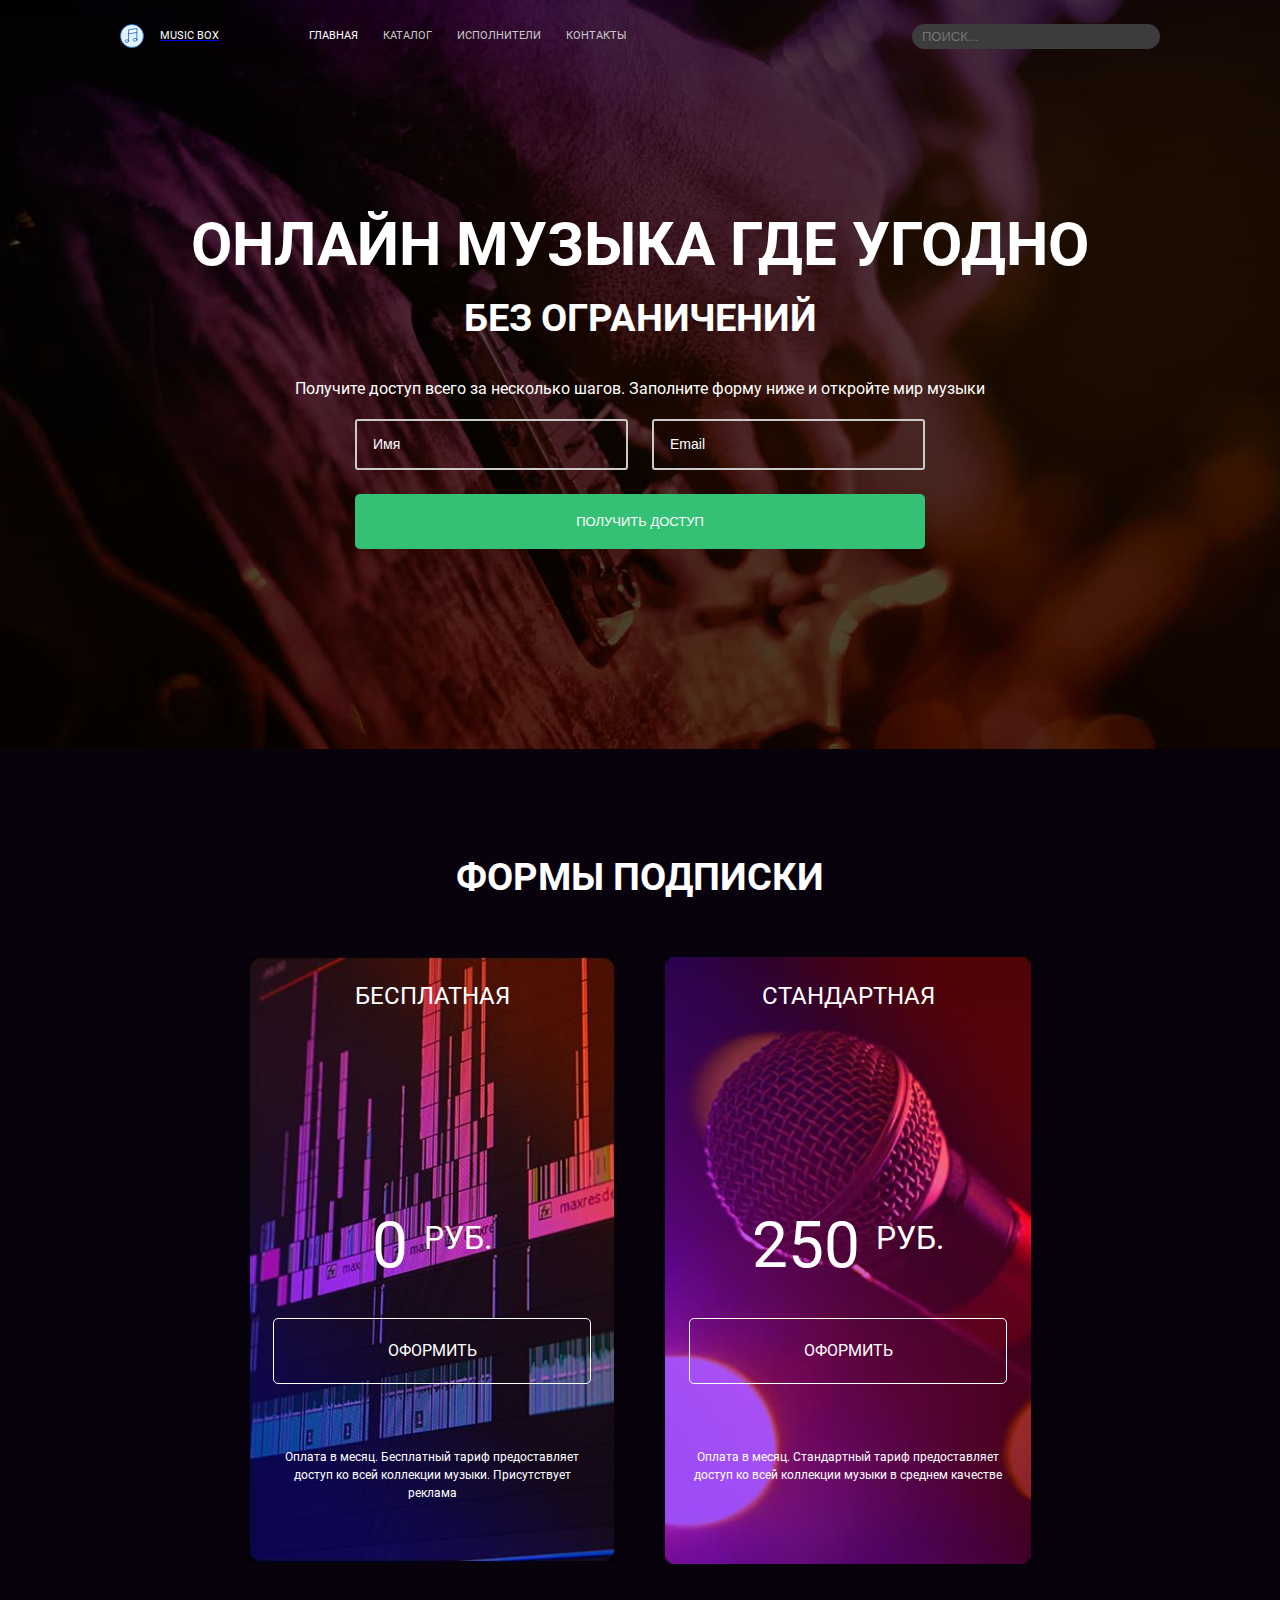
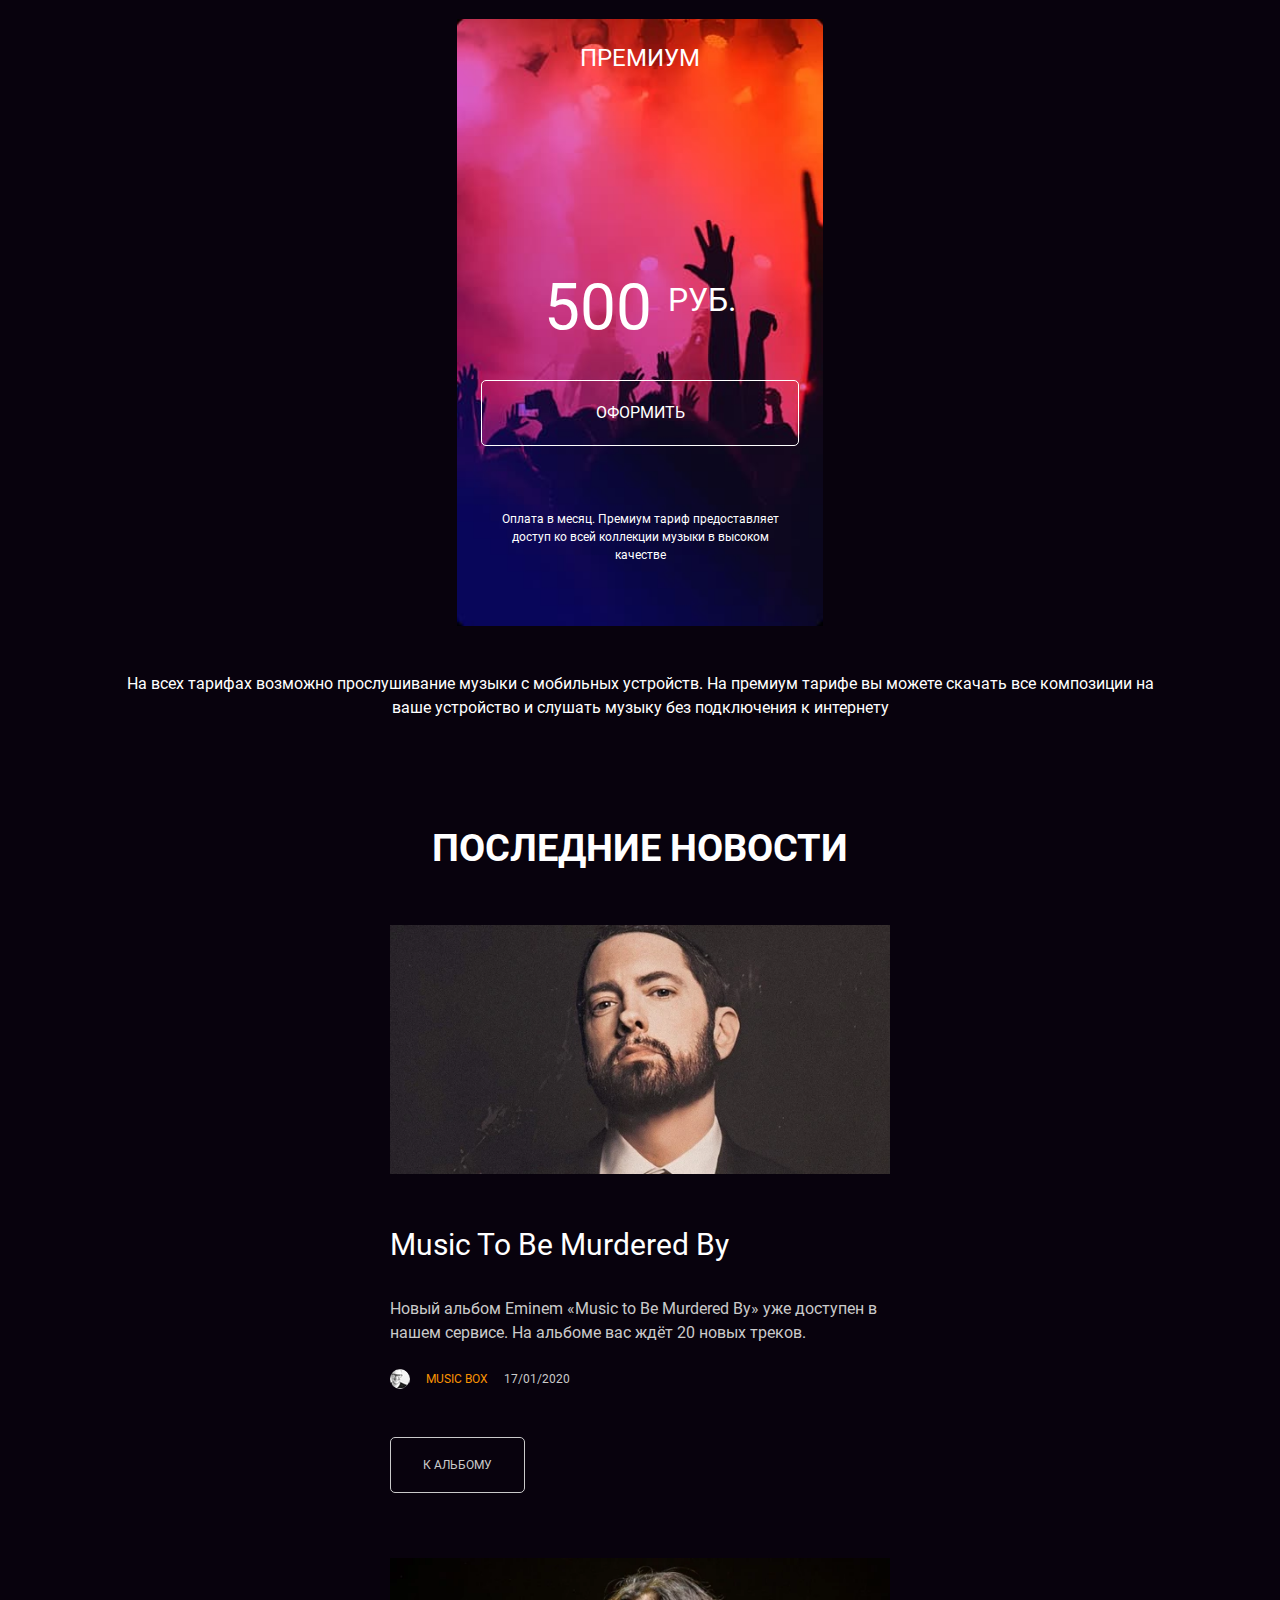
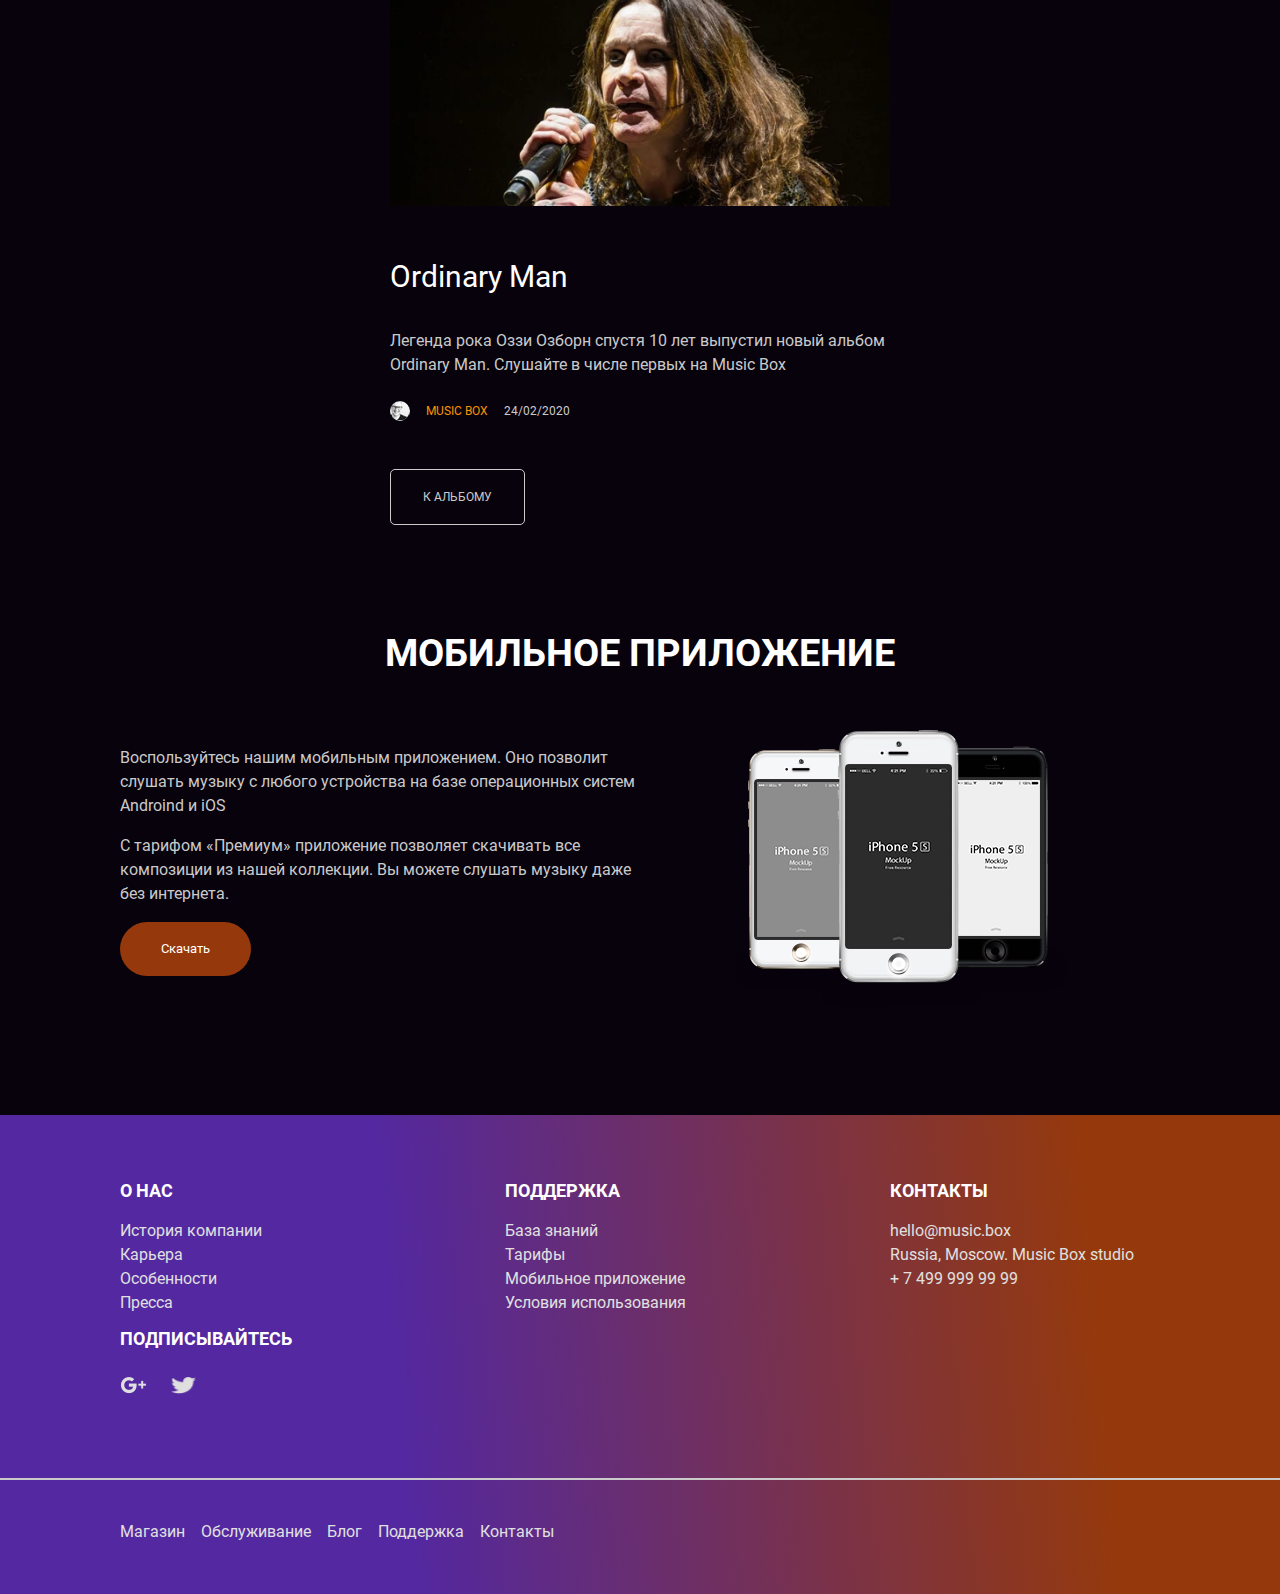
<file: src/index.html>
<!DOCTYPE html>
<html lang="ru">
<head>
  <meta charset="UTF-8">
  <meta http-equiv="X-UA-Compatible" content="IE=edge">
  <meta name="viewport" content="width=device-width, initial-scale=1.0">
  <link rel="stylesheet" href="./styles/styles.css">
  <title>Music box - NadyaPod</title>
</head>
<body class="body">
  <header class="body__header header container">
    <a class="header__logo logo" href="#">
      <img class="logo__image" src="./images/logo.svg" alt="Логотип Music box в виде ноты." width="24" height="24">
      <span class="logo__text">Music Box</span>
    </a>
    <nav class="header__navigation navigation">
      <ul class="navigation__list">
        <li class="navigation__item"><a class="navigation__link navigation__link--active">Главная</a></li>
        <li class="navigation__item"><a class="navigation__link" href="#">Каталог</a></li>
        <li class="navigation__item"><a class="navigation__link" href="./artist.html">Исполнители</a></li>
        <li class="navigation__item"><a class="navigation__link" href="#">Контакты</a></li>
      </ul>
    </nav>
    <div class="header__search search">
      <form class="search__form" action="#">
        <input class="search__input" type="search" id="search" placeholder="Поиск...">
      </form>
    </div>
  </header>

  <main class="main">
    <section class="hero" id="page-description">
      <div class="container">
        <div class="hero__title-wrap">
          <h1 class="hero__title title">Онлайн музыка где угодно</h1>
          <p class="hero__title-text">без ограничений</p>
        </div>
        <form class="hero__form hero-form" action="#">
          <p class="hero-form__text">Получите доступ всего за несколько шагов. Заполните форму ниже и откройте мир
            музыки</p>
          <div class="hero-form__wrap">
            <input class="hero-form__input hero-form__input--name" type="text" placeholder="Имя">
            <input class="hero-form__input hero-form__input--email" type="email" placeholder="Email">
            <button class="hero-form__button" type="submit">Получить доступ</button>
          </div>
        </form>
      </div>
    </section>
    <section class="subscription container" id="page-pricing">
      <h2 class="subscription__title">Формы подписки</h2>
      <ul class="subscription__option-list">
        <li class="subscription__option option option--free">
          <h3 class="option__title">Бесплатная</h3>
          <div class="option__price-wrap">
            <p class="option__price">0</p>
            <span class="option_currency">руб.</span>
          </div>
          <a class="option__button button" href="#">Оформить</a>
          <p class="option__details">Оплата в месяц. Бесплатный тариф предоставляет доступ ко всей коллекции музыки.
            Присутствует реклама</p>
        </li>
        <li class="subscription__option option option--standard">
          <h3 class="option__title">Стандартная</h3>
          <div class="option__price-wrap">
            <p class="option__price">250</p>
            <span class="option_currency">руб.</span>
          </div>
          <a class="option__button button" href="#">Оформить</a>
          <p class="option__details">Оплата в месяц. Стандартный тариф предоставляет доступ ко всей коллекции музыки в
            среднем качестве</p>
        </li>
        <li class="subscription__option option option--premium">
          <h3 class="option__title">Премиум</h3>
          <div class="option__price-wrap">
            <p class="option__price">500</p>
            <span class="option_currency">руб.</span>
          </div>
          <a class="option__button button" href="#">Оформить</a>
          <p class="option__details">Оплата в месяц. Премиум тариф предоставляет доступ ко всей коллекции музыки в
            высоком качестве</p>
        </li>
      </ul>
      <p class="subscription__text">На всех тарифах возможно прослушивание музыки с мобильных устройств. На премиум
        тарифе вы можете скачать все композиции на ваше устройство и слушать музыку без подключения к интернету</p>
    </section>
    <section class="news container" id="page-news">
      <h2 class="news__title">Последние новости</h2>
      <ul class="news__list">
        <li class="news__item album">
          <a class="album__link" href="#">
            <picture>
              <source type="image/webp" media="(max-width: 975px)"
                srcset="./images/news/Music_to_Be_Murdered_By-mobile.webp">
              <source type="image/webp" srcset="./images/news/Music_to_Be_Murdered_By.webp">
              <source media="(max-width: 975px)" srcset="./images/news/Music_to_Be_Murdered_By-mobile.png">
              <img class="album__image" src="./images/news/Music_to_Be_Murdered_By.png" alt="Эминем" width="575"
                height="286">
            </picture>
          </a>
          <div class="album__description description">
            <h3 class="description__title">Music To Be Murdered By</h3>
            <p class="description__text">Новый альбом Eminem «Music to Be Murdered By» уже доступен в нашем сервисе. На
              альбоме вас ждёт 20 новых треков.</p>
            <div class="description__info-wrap">
              <span class="description__author">Music box</span>
              <span class="description__date">17/01/2020</span>
            </div>
            <a class="album__button button button--size-s" href="#">К альбому</a>
          </div>
        </li>
        <li class="news__item album album--reversed">
          <a class="album__link" href="#">
            <picture>
              <source type="image/webp" media="(max-width: 975px)" srcset="./images/news/Ordinary_Man-mobile.webp">
              <source type="image/webp" srcset="./images/news/Ordinary_Man.webp">
              <source media="(max-width: 975px)" srcset="./images/news/Ordinary_Man-mobile.png">
              <img class="album__image" src="./images/news/Ordinary_Man.png" alt="Оззи Осборн" width="575" height="286">
            </picture>
          </a>
          <div class="album__description description">
            <h3 class="description__title">Ordinary Man</h3>
            <p class="description__text">Легенда рока Оззи Озборн спустя 10 лет выпустил новый альбом Ordinary Man.
              Слушайте в числе первых на Music Box</p>
            <div class="description__info-wrap">
              <span class="description__author">Music box</span>
              <span class="description__date">24/02/2020</span>
            </div>
            <a class="album__button button button--size-s" href="#">К альбому</a>
          </div>
        </li>
      </ul>
    </section>
    <section class="mobile container">
      <h2 class="mobile__title">Мобильное приложение</h2>
      <div class="mobile__container">
        <div class="mobile__content">
          <p class="mobile__text">Воспользуйтесь нашим мобильным приложением. Оно позволит слушать музыку с любого
            устройства на базе операционных систем Androind и iOS</p>
          <p class="mobile__text">С тарифом «Премиум» приложение позволяет
            скачивать все композиции из нашей коллекции.
            Вы можете слушать музыку даже без интернета.</p>
          <a class="mobile__button" href="#">Скачать</a>
        </div>
        <div class="mobile__image-container">
          <picture>
            <source type="image/webp" srcset="./images/iphone.webp">
            <img class="mobile__image" src="./images/iphone.png" width="333" height="278" alt="Айфоны.">
          </picture>
        </div>
      </div>
    </section>
  </main>
  <footer class="footer">
    <div class="footer__container container">
      <div class="footer__list-container">
        <h3 class="footer__list-title">О нас</h3>
        <ul class="footer__list">
          <li class="footer__item"><a class="footer__link" href="#">История компании</a></li>
          <li class="footer__item"><a class="footer__link" href="#">Карьера</a></li>
          <li class="footer__item"><a class="footer__link" href="#">Особенности</a></li>
          <li class="footer__item"><a class="footer__link" href="#">Пресса</a></li>
        </ul>
      </div>
      <div class="footer__list-container">
        <h3 class="footer__list-title">Поддержка</h3>
        <ul class="footer__list">
          <li class="footer__item"><a class="footer__link" href="#">База знаний</a></li>
          <li class="footer__item"><a class="footer__link" href="#">Тарифы</a></li>
          <li class="footer__item"><a class="footer__link" href="#">Мобильное приложение</a></li>
          <li class="footer__item"><a class="footer__link" href="#">Условия использования</a></li>
        </ul>
      </div>
      <div class="footer__list-container">
        <h3 class="footer__list-title">Контакты</h3>
        <ul class="footer__list">
          <li class="footer__item"><a class="footer__link" href="mailto:hello@music.box">hello@music.box</a></li>
          <li class="footer__item"><a class="footer__link" href="#">Russia, Moscow. Music Box studio</a></li>
          <li class="footer__item"><a class="footer__link" href="tel:74999999999">+ 7 499 999 99 99</a></li>
        </ul>
      </div>
      <div class="footer__list-container">
        <h3 class="footer__list-title">Подписывайтесь</h3>
        <ul class="footer__list footer__list--socials">
          <li class="footer__item">
            <a class="footer__link footer__link--icon" href="#">
              <img class="footer__icon" src="./images/icons/Google+.png" width="26" height="17" alt="Иконка гугл плюс.">
              <span class="visually-hidden">Твиттер</span>
            </a>
          </li>
          <li class="footer__item">
            <a class="footer__link footer__link--icon" href="#">
              <img class="footer__icon" src="./images/icons/Twitter.png" width="26" height="17" alt="Иконка твиттера.">
              <span class="visually-hidden">Гугл+</span>
            </a>
          </li>
        </ul>
      </div>
    </div>
    <div class="footer__navigation-container">
      <nav class="footer__navigation container">
        <ul class="footer__navigation-list">
          <li class="footer__navigation-item"><a class="footer__link" href="#">Магазин</a></li>
          <li class="footer__navigation-item"><a class="footer__link" href="#">Обслуживание</a></li>
          <li class="footer__navigation-item"><a class="footer__link" href="#">Блог</a></li>
          <li class="footer__navigation-item"><a class="footer__link" href="#">Поддержка</a></li>
          <li class="footer__navigation-item"><a class="footer__link" href="#">Контакты</a></li>
        </ul>
      </nav>
    </div>
  </footer>
</body>
</html>
</file>
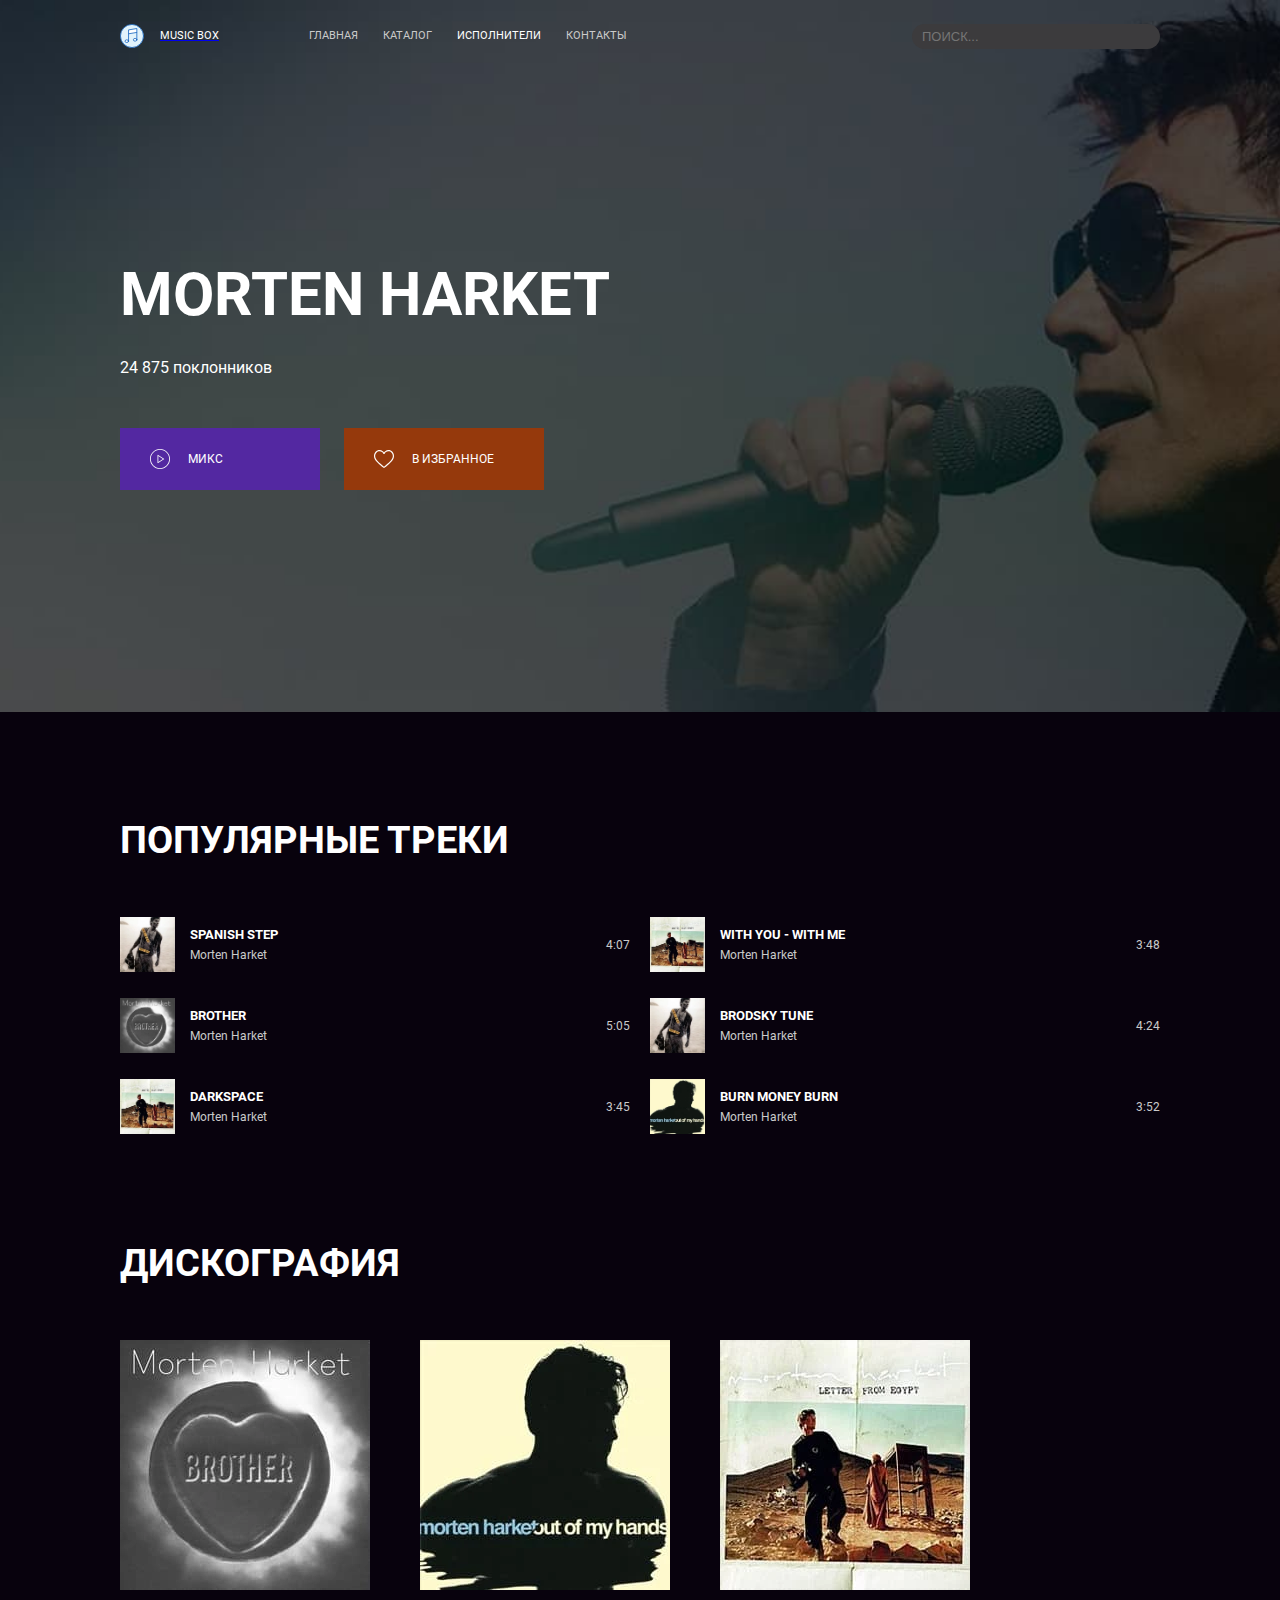
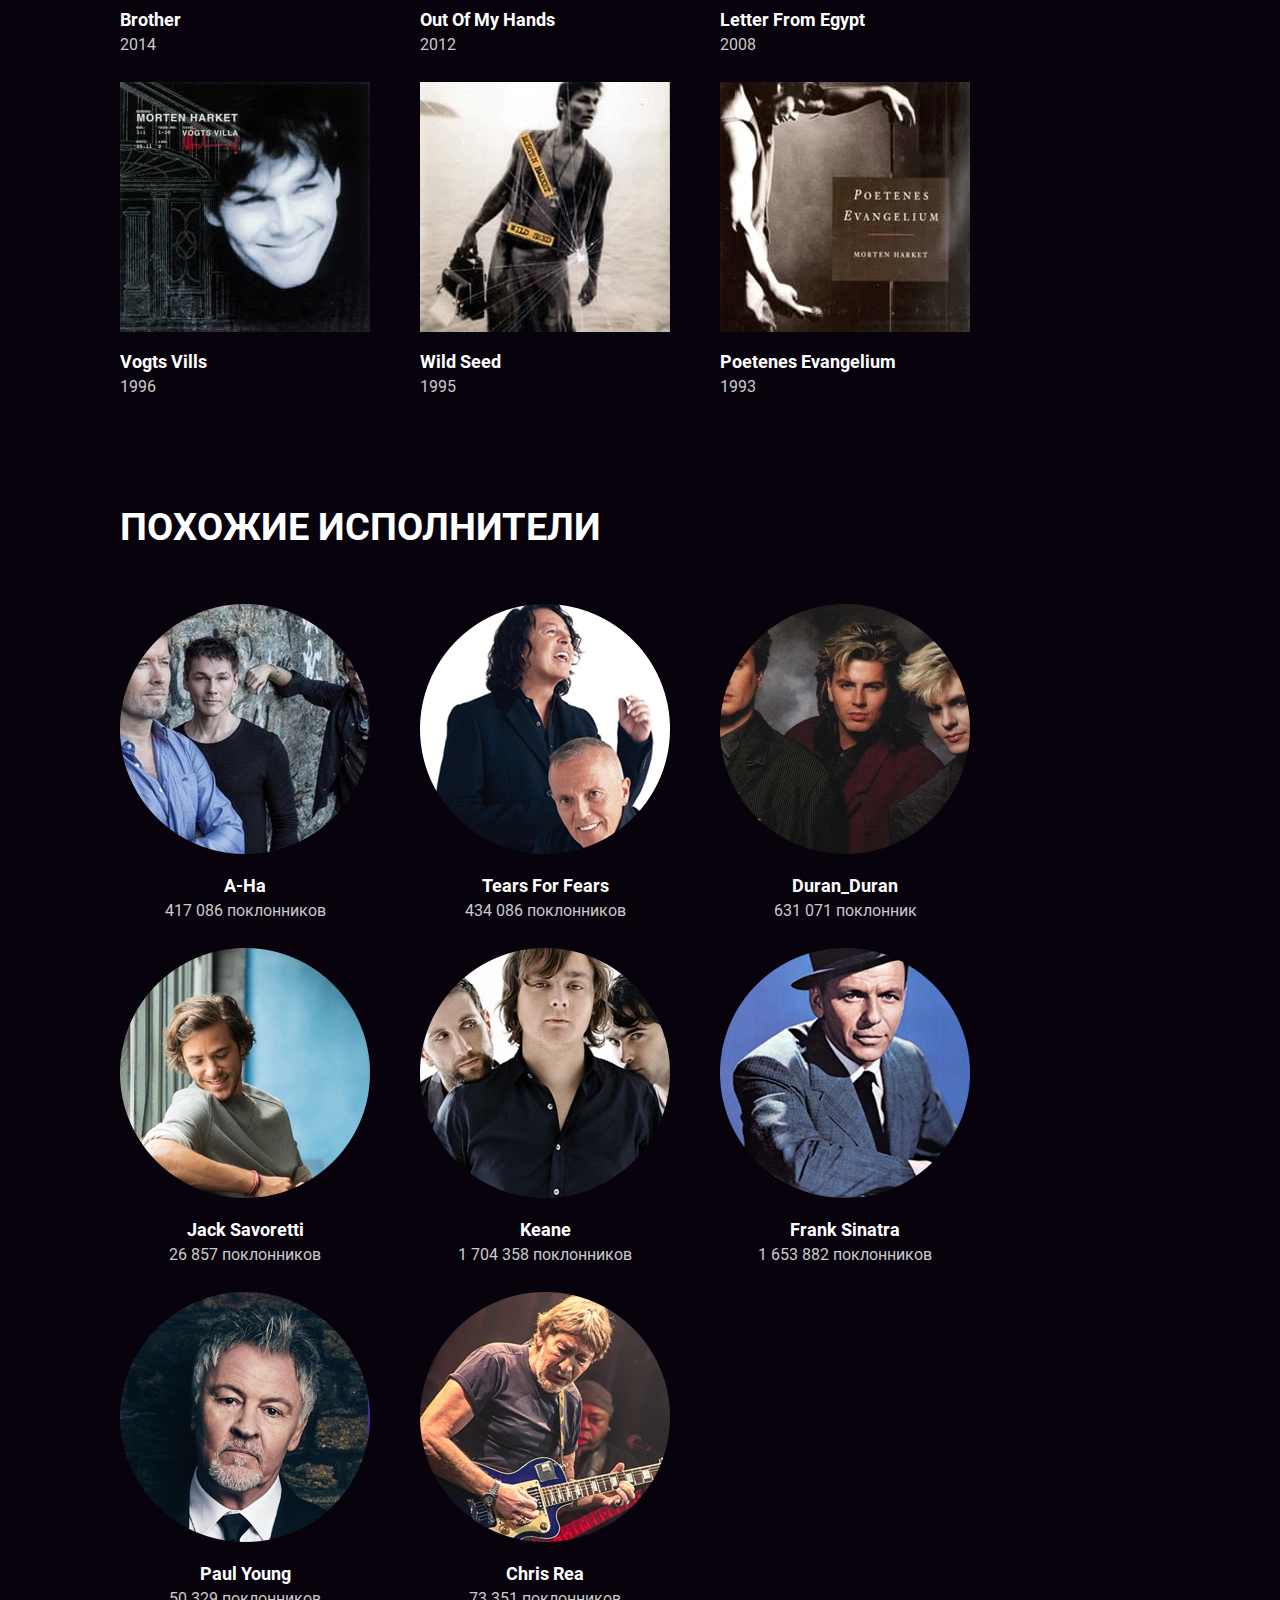
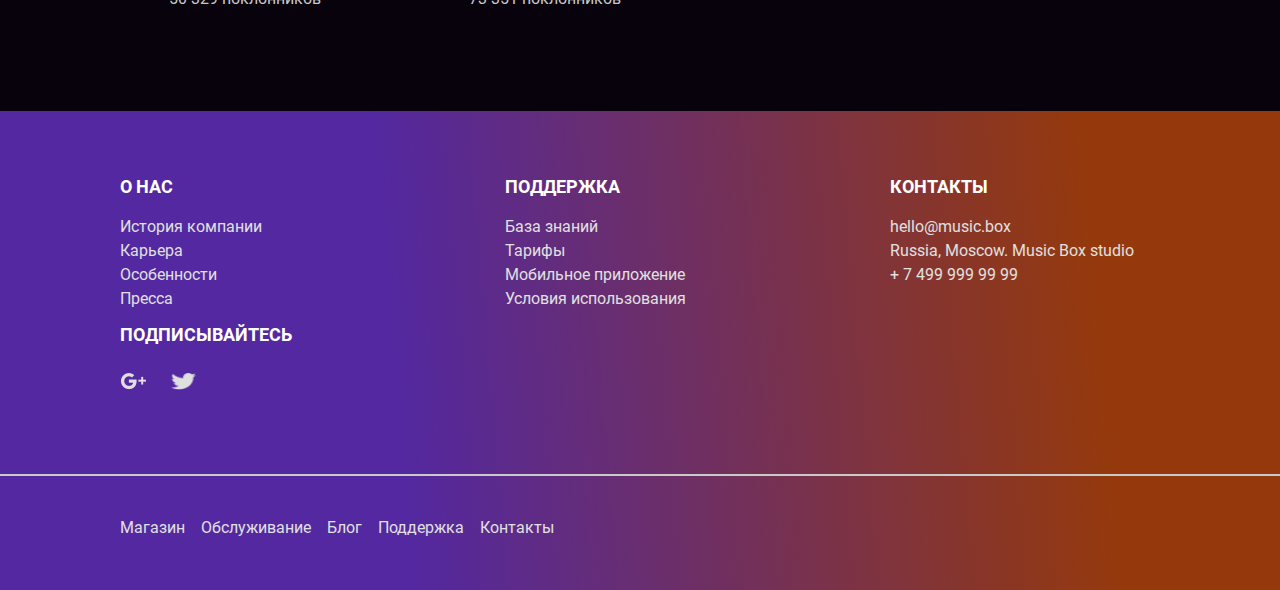
<file: src/artist.html>
<!DOCTYPE html>
<html lang="en">
<head>
  <meta charset="UTF-8">
  <meta http-equiv="X-UA-Compatible" content="IE=edge">
  <meta name="viewport" content="width=device-width, initial-scale=1.0">
  <link rel="stylesheet" href="./styles/styles.css">
  <title>Исполнители - NadyaPod</title>
</head>
<body class="body">
  <header class="body__header header container">
    <a class="header__logo logo" href="./index.html">
      <img class="logo__image" src="./images/logo.svg" alt="Логотип Music box в виде ноты." width="24" height="24">
      <span class="logo__text">Music Box</span>
    </a>
    <nav class="header__navigation navigation">
      <ul class="navigation__list">
        <li class="navigation__item"><a class="navigation__link" href="./index.html">Главная</a></li>
        <li class="navigation__item"><a class="navigation__link" href="#">Каталог</a></li>
        <li class="navigation__item"><a class="navigation__link navigation__link--active">Исполнители</a></li>
        <li class="navigation__item"><a class="navigation__link" href="#">Контакты</a></li>
      </ul>
    </nav>
    <div class="header__search search">
      <form class="search__form" action="#">
        <input class="search__input" type="search" id="search" placeholder="Поиск...">
      </form>
    </div>
  </header>

  <main class="main">
    <section class="hero hero--artist" id="page-description">
      <div class="container">
        <div class="hero__title-wrap hero__title-wrap--artist">
          <h1 class="hero__title hero__title--artist">Morten Harket</h1>
          <p class="hero__text">24 875 поклонников</p>
        </div>
        <div class="hero__button-wrap">
          <a class="hero__button button button--artist button--purple button--mix" href="#">Микс</a>
          <a class="hero__button button button--artist button--red button--favourites" href="#">В избранное</a>
        </div>
      </div>
    </section>
    <section class="popular container">
      <h2 class="popular__title">Популярные треки</h2>
      <ul class="popular__list">
        <li class="popular__item track">
          <div class="track__info-wrap">
            <a class="track__link" href="#">
              <picture>
                <source type="image/webp"
                  srcset="./images/discs/Wild_Seed.webp 1x, ./images/discs/Wild_Seed@2x.webp 2x" />
                <img class="track__image" src="./images/discs/Wild_Seed.jpg" srcset="./images/discs/Wild_Seed@2x.jpg 2x"
                  alt="Мортен Харкет стоит." loading="lazy" width="55" height="55">
              </picture>
            </a>
            <p class="track__title">Spanish Step</p>
            <p class="track__artist">Morten Harket</p>
          </div>
          <p class="track__duration">4:07</p>
        </li>
        <li class="popular__item track">
          <div class="track__info-wrap">
            <a class="track__link" href="#">
              <picture>
                <source type="image/webp"
                  srcset="./images/discs/Letter_from_Egypt.webp 1x, ./images/discs/Letter_from_Egypt@2x.webp 2x" />
                <img class="track__image" src="./images/discs/Letter_from_Egypt.jpg"
                  srcset="./images/discs/Letter_from_Egypt@2x.jpg 2x" alt="Мортен Харкет стоит в пустыне."
                  loading="lazy" width="55" height="55">
              </picture>
            </a>
            <p class="track__title">With You - With Me</p>
            <p class="track__artist">Morten Harket</p>
          </div>
          <p class="track__duration">3:48</p>
        </li>
        <li class="popular__item track">
          <div class="track__info-wrap">
            <a class="track__link" href="#">
              <picture>
                <source type="image/webp" srcset="./images/discs/Brother.webp 1x, ./images/discs/Brother@2x.webp 2x" />
                <img class="track__image" src="./images/discs/Brother.jpg" srcset="./images/discs/Brother@2x.jpg 2x"
                  alt="Черное сердце и подпись в центре - Brother." loading="lazy" width="55" height="55">
              </picture>
            </a>
            <p class="track__title">Brother</p>
            <p class="track__artist">Morten Harket</p>
          </div>
          <p class="track__duration">5:05</p>
        </li>
        <li class="popular__item track">
          <div class="track__info-wrap">
            <a class="track__link" href="#">
              <picture>
                <source type="image/webp"
                  srcset="./images/discs/Wild_Seed.webp 1x, ./images/discs/Wild_Seed@2x.webp 2x" />
                <img class="track__image" src="./images/discs/Wild_Seed.jpg" srcset="./images/discs/Wild_Seed@2x.jpg 2x"
                  alt="Мортен Харкет стоит." loading="lazy" width="55" height="55">
              </picture>
            </a>
            <p class="track__title">Brodsky Tune</p>
            <p class="track__artist">Morten Harket</p>
          </div>
          <p class="track__duration">4:24</p>
        </li>
        <li class="popular__item track">
          <div class="track__info-wrap">
            <a class="track__link" href="#">
              <picture>
                <source type="image/webp"
                  srcset="./images/discs/Letter_from_Egypt.webp 1x, ./images/discs/Letter_from_Egypt@2x.webp 2x" />
                <img class="track__image" src="./images/discs/Letter_from_Egypt.jpg"
                  srcset="./images/discs/Letter_from_Egypt@2x.jpg 2x" alt="Мортен Харкет стоит в пустыне."
                  loading="lazy" width="55" height="55">
              </picture>
            </a>
            <p class="track__title">Darkspace</p>
            <p class="track__artist">Morten Harket</p>
          </div>
          <p class="track__duration">3:45</p>
        </li>
        <li class="popular__item track">
          <div class="track__info-wrap">
            <a class="track__link" href="#">
              <picture>
                <source type="image/webp"
                  srcset="./images/discs/Out_of_My_Hands.webp 1x, ./images/discs/Out_of_My_Hands@2x.webp 2x" />
                <img class="track__image" src="./images/discs/Out_of_My_Hands.jpg"
                  srcset="./images/discs/Out_of_My_Hands@2x.jpg 2x" alt="Силуэт мужчины в профиль." loading="lazy"
                  width="55" height="55">
              </picture>
            </a>
            <p class="track__title">Burn Money Burn</p>
            <p class="track__artist">Morten Harket</p>
          </div>
          <p class="track__duration">3:52</p>
        </li>
      </ul>
    </section>
    <section class="discs container">
      <h2 class="discs__title">Дискография</h2>
      <ul class="discs__list">
        <li class="discs__item disc">
          <a class="disc__link" href="#">
            <picture>
              <source type="image/webp" srcset="./images/discs/Brother.webp 1x, ./images/discs/Brother@2x.webp 2x" />
              <img class="track__image" src="./images/discs/Brother.jpg" srcset="./images/discs/Brother@2x.jpg 2x"
                alt="Черное сердце и подпись в центре - Brother." loading="lazy" width="250" height="250">
            </picture>
          </a>
          <p class="disc__title">Brother</p>
          <p class="disc__year">2014</p>
        </li>
        <li class="discs__item disc">
          <a class="disc__link" href="#">
            <picture>
              <source type="image/webp"
                srcset="./images/discs/Out_of_My_Hands.webp 1x, ./images/discs/Out_of_My_Hands@2x.webp 2x" />
              <img class="track__image" src="./images/discs/Out_of_My_Hands.jpg"
                srcset="./images/discs/Out_of_My_Hands@2x.jpg 2x" alt="Силуэт мужчины в профиль." loading="lazy"
                width="250" height="250">
            </picture>
          </a>
          <p class="disc__title">Out Of My Hands</p>
          <p class="disc__year">2012</p>
        </li>
        <li class="discs__item disc">
          <a class="disc__link" href="#">
            <picture>
              <source type="image/webp"
                srcset="./images/discs/Letter_from_Egypt.webp 1x, ./images/discs/Letter_from_Egypt@2x.webp 2x" />
              <img class="track__image" src="./images/discs/Letter_from_Egypt.jpg"
                srcset="./images/discs/Letter_from_Egypt@2x.jpg 2x" alt="Мортен Харкет стоит в пустыне." loading="lazy"
                width="250" height="250">
            </picture>
          </a>
          <p class="disc__title">Letter From Egypt</p>
          <p class="disc__year">2008</p>
        </li>
        <li class="discs__item disc">
          <a class="disc__link" href="#">
            <picture>
              <source type="image/webp"
                srcset="./images/discs/Vogts_Villa.webp 1x, ./images/discs/Vogts_Villa@2x.webp 2x" />
              <img class="track__image" src="./images/discs/Vogts_Villa.jpg"
                srcset="./images/discs/Vogts_Villa@2x.jpg 2x" alt="Мортен Харкет улыбается." loading="lazy" width="250"
                height="250">
            </picture>
          </a>
          <p class="disc__title">Vogts Vills</p>
          <p class="disc__year">1996</p>
        </li>
        <li class="discs__item disc">
          <a class="disc__link" href="#">
            <picture>
              <source type="image/webp"
                srcset="./images/discs/Wild_Seed.webp 1x, ./images/discs/Wild_Seed@2x.webp 2x" />
              <img class="track__image" src="./images/discs/Wild_Seed.jpg" srcset="./images/discs/Wild_Seed@2x.jpg 2x"
                alt="Мортен Харкет стоит." loading="lazy" width="250" height="250">
            </picture>
          </a>
          <p class="disc__title">Wild Seed</p>
          <p class="disc__year">1995</p>
        </li>
        <li class="discs__item disc">
          <a class="disc__link" href="#">
            <picture>
              <source type="image/webp"
                srcset="./images/discs/Poetenes_Evangelium.webp 1x, ./images/discs/Poetenes_Evangelium@2x.webp 2x" />
              <img class="track__image" src="./images/discs/Poetenes_Evangelium.jpg"
                srcset="./images/discs/Poetenes_Evangelium@2x.jpg 2x"
                alt="Бронзовая статуя с разведенными руками, в центре название альбома." loading="lazy" width="250"
                height="250">
            </picture>
          </a>
          <p class="disc__title">Poetenes Evangelium</p>
          <p class="disc__year">1993</p>
        </li>
      </ul>
    </section>
    <section class="similar container">
      <h2 class="similar__title">Похожие исполнители</h2>
      <ul class="similar__list">
        <li class="similar__item similar-artist">
          <a class="similar-artist__link" href="#">
            <picture>
              <source type="image/webp" srcset="./images/similar/A-ha.webp 1x, ./images/similar/A-ha@2x.webp 2x" />
              <img class="track__image" src="./images/similar/A-ha.png" srcset="./images/similar/A-ha@2x.png 2x"
                alt="Участники группы A-ha." loading="lazy" width="250" height="250">
            </picture>
          </a>
          <p class="similar-artist__artist">A-Ha</p>
          <p class="similar-artist__subscribers">417 086 поклонников</p>
        </li>
        <li class="similar__item similar-artist">
          <a class="similar-artist__link" href="#">
            <picture>
              <source type="image/webp"
                srcset="./images/similar/Tears_for_Fears.webp 1x, ./images/similar/Tears_for_Fears@2x.webp 2x" />
              <img class="track__image" src="./images/similar/Tears_for_Fears.png"
                srcset="./images/similar/Tears_for_Fears@2x.png 2x" alt="Участники группы Tears For Fears."
                loading="lazy" width="250" height="250">
            </picture>
          </a>
          <p class="similar-artist__artist">Tears For Fears</p>
          <p class="similar-artist__subscribers">434 086 поклонников</p>
        </li>
        <li class="similar__item similar-artist">
          <a class="similar-artist__link" href="#">
            <picture>
              <source type="image/webp"
                srcset="./images/similar/Duran_Duran.webp 1x, ./images/similar/Duran_Duran@2x.webp 2x" />
              <img class="track__image" src="./images/similar/Duran_Duran.png"
                srcset="./images/similar/Duran_Duran@2x.png 2x" alt="Участники группы Duran Duran." loading="lazy"
                width="250" height="250">
            </picture>
          </a>
          <p class="similar-artist__artist">Duran_Duran</p>
          <p class="similar-artist__subscribers">631 071 поклонник</p>
        </li>
        <li class="similar__item similar-artist">
          <a class="similar-artist__link" href="#">
            <picture>
              <source type="image/webp"
                srcset="./images/similar/Jack_Savoretti.webp 1x, ./images/similar/Jack_Savoretti@2x.webp 2x" />
              <img class="track__image" src="./images/similar/Jack_Savoretti.png"
                srcset="./images/similar/Jack_Savoretti@2x.png 2x" alt="Джек Саворетти." loading="lazy" width="250"
                height="250">
            </picture>
          </a>
          <p class="similar-artist__artist">Jack Savoretti</p>
          <p class="similar-artist__subscribers">26 857 поклонников</p>
        </li>
        <li class="similar__item similar-artist">
          <a class="similar-artist__link" href="#">
            <picture>
              <source type="image/webp" srcset="./images/similar/Keane.webp 1x, ./images/similar/Keane@2x.webp 2x" />
              <img class="track__image" src="./images/similar/Keane.png" srcset="./images/similar/Keane@2x.png 2x"
                alt="Участники группы Keane." loading="lazy" width="250" height="250">
            </picture>
          </a>
          <p class="similar-artist__artist">Keane</p>
          <p class="similar-artist__subscribers">1 704 358 поклонников</p>
        </li>
        <li class="similar__item similar-artist">
          <a class="similar-artist__link" href="#">
            <picture>
              <source type="image/webp"
                srcset="./images/similar/Frank_Sinatra.webp 1x, ./images/similar/Frank_Sinatra@2x.webp 2x" />
              <img class="track__image" src="./images/similar/Frank_Sinatra.png"
                srcset="./images/similar/Frank_Sinatra@2x.png 2x" alt="Фрэнк Синатра." loading="lazy" width="250"
                height="250">
            </picture>
          </a>
          <p class="similar-artist__artist">Frank Sinatra</p>
          <p class="similar-artist__subscribers">1 653 882 поклонников</p>
        </li>
        <li class="similar__item similar-artist">
          <a class="similar-artist__link" href="#">
            <picture>
              <source type="image/webp"
                srcset="./images/similar/Paul_Young.webp 1x, ./images/similar/Paul_Young@2x.webp 2x" />
              <img class="track__image" src="./images/similar/Paul_Young.png"
                srcset="./images/similar/Paul_Young@2x.png 2x" alt="Пол Янг." loading="lazy" width="250" height="250">
            </picture>
          </a>
          <p class="similar-artist__artist">Paul Young</p>
          <p class="similar-artist__subscribers">50 329 поклонников</p>
        </li>
        <li class="similar__item similar-artist">
          <a class="similar-artist__link" href="#">
            <picture>
              <source type="image/webp"
                srcset="./images/similar/Chris_Rea.webp 1x, ./images/similar/Chris_Rea@2x.webp 2x" />
              <img class="track__image" src="./images/similar/Chris_Rea.png"
                srcset="./images/similar/Chris_Rea@2x.png 2x" alt="Крис Ри." loading="lazy" width="250" height="250">
            </picture>
          </a>
          <p class="similar-artist__artist">Chris Rea</p>
          <p class="similar-artist__subscribers">73 351 поклонников</p>
        </li>
      </ul>
    </section>
  </main>
  <footer class="footer">
    <div class="footer__container container">
      <div class="footer__list-container">
        <h3 class="footer__list-title">О нас</h3>
        <ul class="footer__list">
          <li class="footer__item"><a class="footer__link" href="#">История компании</a></li>
          <li class="footer__item"><a class="footer__link" href="#">Карьера</a></li>
          <li class="footer__item"><a class="footer__link" href="#">Особенности</a></li>
          <li class="footer__item"><a class="footer__link" href="#">Пресса</a></li>
        </ul>
      </div>
      <div class="footer__list-container">
        <h3 class="footer__list-title">Поддержка</h3>
        <ul class="footer__list">
          <li class="footer__item"><a class="footer__link" href="#">База знаний</a></li>
          <li class="footer__item"><a class="footer__link" href="#">Тарифы</a></li>
          <li class="footer__item"><a class="footer__link" href="#">Мобильное приложение</a></li>
          <li class="footer__item"><a class="footer__link" href="#">Условия использования</a></li>
        </ul>
      </div>
      <div class="footer__list-container">
        <h3 class="footer__list-title">Контакты</h3>
        <ul class="footer__list">
          <li class="footer__item"><a class="footer__link" href="mailto:hello@music.box">hello@music.box</a></li>
          <li class="footer__item"><a class="footer__link" href="#">Russia, Moscow. Music Box studio</a></li>
          <li class="footer__item"><a class="footer__link" href="tel:74999999999">+ 7 499 999 99 99</a></li>
        </ul>
      </div>
      <div class="footer__list-container">
        <h3 class="footer__list-title">Подписывайтесь</h3>
        <ul class="footer__list footer__list--socials">
          <li class="footer__item">
            <a class="footer__link footer__link--icon" href="#">
              <img class="footer__icon" src="./images/icons/Google+.png" width="26" height="17" alt="Иконка гугл плюс.">
              <span class="visually-hidden">Твиттер</span>
            </a>
          </li>
          <li class="footer__item">
            <a class="footer__link footer__link--icon" href="#">
              <img class="footer__icon" src="./images/icons/Twitter.png" width="26" height="17" alt="Иконка твиттера.">
              <span class="visually-hidden">Гугл+</span>
            </a>
          </li>
        </ul>
      </div>
    </div>
    <div class="footer__navigation-container">
      <nav class="footer__navigation container">
        <ul class="footer__navigation-list">
          <li class="footer__navigation-item"><a class="footer__link" href="#">Магазин</a></li>
          <li class="footer__navigation-item"><a class="footer__link" href="#">Обслуживание</a></li>
          <li class="footer__navigation-item"><a class="footer__link" href="#">Блог</a></li>
          <li class="footer__navigation-item"><a class="footer__link" href="#">Поддержка</a></li>
          <li class="footer__navigation-item"><a class="footer__link" href="#">Контакты</a></li>
        </ul>
      </nav>
    </div>
  </footer>
</body>
</html>
</file>
<file: src/styles/styles.css>
@font-face {
  font-weight: 400;
  font-family: Roboto;
  font-style: normal;
  src: url("../fonts/Roboto-Regular.woff2") format("woff2"), url("../fonts/Roboto-Regular.woff") format("woff");
  font-display: swap;
}
@font-face {
  font-weight: 700;
  font-family: Roboto;
  font-style: normal;
  src: url("../fonts/Roboto-Bold.woff2") format("woff2"), url("../fonts/Roboto-Bold.woff") format("woff");
  font-display: swap;
}
.visually-hidden {
  position: absolute;
  width: 1px;
  height: 1px;
  margin: -1px;
  padding: 0;
  overflow: hidden;
  border: 0;
  clip: rect(0 0 0 0);
}

*,
::before,
::after {
  box-sizing: border-box;
}

html {
  height: 100%;
}

body {
  min-height: 100%;
  display: flex;
  flex-direction: column;
  margin: 0;
  color: #cacaca;
  font-weight: 400;
  font-size: 16px;
  font-family: Roboto, sans-serif;
  line-height: 1.5;
  background-color: #08020d;
}

main {
  flex-grow: 1;
}

h1 {
  font-size: 60px;
  line-height: 90px;
  text-transform: uppercase;
}
@media (max-width: 767px) {
  h1 {
    font-size: 30px;
    line-height: 45px;
  }
}

h2 {
  margin: 0;
  font-size: 38px;
  line-height: 57px;
  text-transform: uppercase;
}
@media (max-width: 767px) {
  h2 {
    font-size: 18px;
    line-height: 27px;
  }
}

h3 {
  margin: 0;
  font-size: 18px;
  line-height: 27px;
  text-transform: uppercase;
}

.container {
  position: relative;
  max-width: 1440px;
  margin: 0 auto;
  padding: 0 120px;
}
@media (max-width: 767px) {
  .container {
    max-width: 100%;
    padding: 0 20px;
  }
}

.body {
  position: relative;
}
.body__header {
  position: absolute;
  left: 50%;
  width: 100%;
  transform: translateX(-50%);
}

.header {
  display: flex;
  align-items: center;
  padding-top: 18px;
  padding-bottom: 18px;
}
@media (max-width: 1075px) {
  .header {
    flex-direction: column;
    gap: 14px;
    align-items: start;
    padding-top: 25px;
    padding-bottom: 25px;
  }
}
.header__navigation {
  margin-left: 80px;
}
@media (max-width: 1075px) {
  .header__navigation {
    margin-left: 0;
  }
}
.header__search {
  min-width: 248px;
  margin-left: auto;
}
@media (max-width: 1075px) {
  .header__search {
    align-self: stretch;
    margin-left: 0;
  }
}

.logo {
  display: flex;
  flex-wrap: wrap;
  gap: 16px;
  align-items: center;
}
.logo__text {
  color: #fff;
  font-size: 11px;
  line-height: 16.5px;
  text-transform: uppercase;
}
@media (max-width: 1075px) {
  .logo__text {
    line-height: 13px;
  }
}
.logo__image {
  display: block;
}

.navigation__list {
  display: flex;
  flex-wrap: wrap;
  gap: 5px;
  margin: 0;
  padding: 0;
  list-style-type: none;
}
@media (max-width: 1075px) {
  .navigation__list {
    flex-direction: column;
  }
}
.navigation__link {
  display: block;
  padding: 10px;
  color: #cacaca;
  font-size: 11px;
  line-height: 16.5px;
  text-transform: uppercase;
  text-decoration: none;
  cursor: pointer;
}
.navigation__link:hover {
  color: #fff;
}
@media (max-width: 1075px) {
  .navigation__link {
    padding: 0;
    line-height: 13px;
  }
}
.navigation__link--active {
  color: #fff;
  cursor: default;
}

.search__input {
  display: block;
  width: 100%;
  padding: 5px 10px;
  background-color: #3c3b3d;
  border: none;
  border-radius: 50px;
}
.search__input:hover {
  opacity: 0.8;
}
.search__input::-moz-placeholder {
  color: #757575;
  font-size: 13px;
  line-height: 15px;
  text-transform: uppercase;
}
.search__input::placeholder {
  color: #757575;
  font-size: 13px;
  line-height: 15px;
  text-transform: uppercase;
}

.hero {
  padding: 200px 0;
  background-image: url("../images/banner.jpg");
  background-position: center center;
  background-size: cover;
  background-repeat: no-repeat;
}
@media (-webkit-min-device-pixel-ratio: 2), (min-resolution: 2dppx) {
  .hero {
    background-image: url("../images/banner@2x.jpg");
  }
}
@media (max-width: 1075px) {
  .hero {
    padding-top: 248px;
  }
}
.hero--artist {
  padding-top: 250px;
  padding-bottom: 222px;
  background-image: url("../images/Morten_Harket.jpg");
}
@media (-webkit-min-device-pixel-ratio: 2), (min-resolution: 2dppx) {
  .hero--artist {
    background-image: url("../images/Morten_Harket@2x.jpg");
  }
}
@media (max-width: 1075px) {
  .hero--artist {
    padding-top: 225px;
  }
}
.hero__title-wrap {
  max-width: 1000px;
  margin: 0 auto;
  margin-bottom: 30px;
}
@media (max-width: 1075px) {
  .hero__title-wrap {
    margin-bottom: 16px;
  }
}
.hero__title-wrap--artist {
  margin-left: 0;
  margin-right: 0;
  margin-bottom: 48px;
}
@media (max-width: 1075px) {
  .hero__title-wrap--artist {
    margin-bottom: 48px;
  }
}
.hero__title {
  margin: 0;
  color: #fff;
  font-size: 60px;
  line-height: 90px;
  text-align: center;
  text-transform: uppercase;
}
.hero__title--artist {
  margin-bottom: 16px;
  text-align: left;
}
@media (max-width: 767px) {
  .hero__title {
    font-size: 30px;
    line-height: 45px;
  }
}
.hero__title-text {
  margin: 0;
  color: #fff;
  font-weight: 700;
  font-size: 38px;
  line-height: 57px;
  text-align: center;
  text-transform: uppercase;
}
@media (max-width: 767px) {
  .hero__title-text {
    font-size: 18px;
    line-height: 27px;
  }
}
.hero__text {
  margin: 0;
  color: #fff;
}
.hero__button-wrap {
  display: flex;
  gap: 24px;
  flex-wrap: wrap;
}

.hero-form__wrap {
  display: grid;
  grid-template-areas: "b c" "d d";
  gap: 1.5em;
  max-width: 570px;
  margin: 0 auto;
}
@media (max-width: 1075px) {
  .hero-form__wrap {
    grid-template-areas: "b" "c" "d";
  }
}
.hero-form__text {
  max-width: 800px;
  margin: 0 auto;
  margin-bottom: 18px;
  color: #fff;
  text-align: center;
}
.hero-form__input {
  min-width: 270px;
  min-height: 50px;
  padding: 16px;
  color: #fff;
  background-color: transparent;
  border: 2px solid #cacaca;
  border-radius: 3px;
}
.hero-form__input::-moz-placeholder {
  color: #fff;
  font-size: 14px;
  line-height: 16px;
}
.hero-form__input::placeholder {
  color: #fff;
  font-size: 14px;
  line-height: 16px;
}
.hero-form__input:hover {
  border-color: #fff;
}
.hero-form__input--name {
  grid-area: b;
}
.hero-form__input--email {
  grid-area: c;
}
.hero-form__button {
  grid-area: d;
  padding: 20px 30px;
  color: #fff;
  font-size: 13px;
  line-height: 15px;
  text-transform: uppercase;
  background-color: #34c176;
  border: none;
  border-radius: 5px;
  cursor: pointer;
}
.hero-form__button:hover {
  opacity: 0.9;
}

.subscription {
  padding-top: 100px;
}
.subscription__title {
  margin-bottom: 48px;
  color: #fff;
  text-align: center;
}
.subscription__option-list {
  display: flex;
  flex-wrap: wrap;
  gap: 50px;
  justify-content: center;
  margin: 0;
  margin-bottom: 44px;
  padding: 0;
  list-style: none;
}
@media (max-width: 1075px) {
  .subscription__option-list {
    flex-direction: column;
    align-items: center;
    margin-bottom: 50px;
  }
}
.subscription__text {
  margin: 0;
  color: #fff;
  text-align: center;
}

.option {
  width: 366px;
  padding: 24px 24px 64px;
  background-repeat: no-repeat;
  background-position: center;
  background-size: 100% auto;
}
@media (max-width: 1075px) {
  .option {
    width: 100%;
    padding-top: 16px;
  }
}
.option--free {
  background-image: url("../images/subscribe/subscribe_1.jpg");
}
@media (-webkit-min-device-pixel-ratio: 2), (min-resolution: 2dppx) {
  .option--free {
    background-image: url("../images/subscribe/subscribe_1@2x.jpg");
  }
}
.option--standard {
  background-image: url("../images/subscribe/subscribe_2.jpg");
}
@media (-webkit-min-device-pixel-ratio: 2), (min-resolution: 2dppx) {
  .option--standard {
    background-image: url("../images/subscribe/subscribe_2@2x.jpg");
  }
}
.option--premium {
  background-image: url("../images/subscribe/subscribe_3.jpg");
}
@media (-webkit-min-device-pixel-ratio: 2), (min-resolution: 2dppx) {
  .option--premium {
    background-image: url("../images/subscribe/subscribe_3@2x.jpg");
  }
}
.option__title {
  margin: 0;
  margin-bottom: 200px;
  color: #fff;
  font-weight: 400;
  font-size: 24px;
  line-height: 36px;
  text-align: center;
  text-transform: uppercase;
}
@media (max-width: 1075px) {
  .option__title {
    font-size: 16px;
    line-height: 24px;
  }
}
.option__price-wrap {
  display: flex;
  flex-wrap: wrap;
  gap: 16px;
  justify-content: center;
  margin-bottom: 40px;
}
.option__price {
  margin: 0;
  color: #fff;
  font-size: 64px;
  line-height: 64px;
}
.option_currency {
  color: #fff;
  font-size: 32px;
  line-height: 48px;
  text-transform: uppercase;
}
.option__button {
  margin-bottom: 64px;
}
.option__details {
  max-width: 310px;
  margin: 0 auto;
  color: #fff;
  font-size: 12px;
  line-height: 18px;
  text-align: center;
}

.button {
  display: block;
  width: 100%;
  padding: 20px;
  color: #fff;
  text-align: center;
  text-transform: uppercase;
  text-decoration: none;
  background-color: transparent;
  border: 1px solid #fff;
  border-radius: 5px;
}
.button--size-s {
  width: 135px;
  padding: 17px;
  color: #cacaca;
  font-size: 12px;
  line-height: 20px;
  border-color: #cacaca;
}
.button--artist {
  width: 200px;
  padding: 21px;
  padding-left: 68px;
  text-align: left;
  color: #fff;
  font-size: 12px;
  line-height: 20px;
  border: none;
  border-radius: 0;
  position: relative;
}
.button--artist::before {
  content: "";
  position: absolute;
  top: 21px;
  left: 30px;
  width: 20px;
  height: 20px;
}
.button--mix::before {
  -webkit-mask-image: url("../images/icons/play-button.svg");
          mask-image: url("../images/icons/play-button.svg");
  background-color: #fff;
}
.button--favourites::before {
  -webkit-mask-image: url("../images/icons/heart.svg");
          mask-image: url("../images/icons/heart.svg");
  background-color: #fff;
}
.button--purple {
  background-color: #5328a1;
}
.button--red {
  background-color: #95390c;
}
.button:hover {
  opacity: 0.8;
}

.news {
  padding-top: 100px;
}
.news__title {
  margin-bottom: 48px;
  color: #fff;
  text-align: center;
}
.news__list {
  display: flex;
  flex-direction: column;
  gap: 65px;
  margin: 0;
  padding: 0;
  list-style-type: none;
}
.news__item {
  display: flex;
  flex-wrap: wrap;
  gap: 48px;
  justify-content: center;
}
@media (max-width: 975px) {
  .news__item {
    flex-direction: column;
    gap: 40px;
    align-items: center;
  }
}

.album__link {
  display: block;
  width: 48%;
  -o-object-fit: contain;
     object-fit: contain;
}
@media (max-width: 975px) {
  .album__link {
    width: 100%;
  }
}
.album__image {
  display: block;
  width: 100%;
  height: 100%;
}
.album--reversed {
  flex-direction: row-reverse;
}

.description {
  width: 48%;
}
@media (max-width: 975px) {
  .description {
    width: 100%;
  }
}
.description__title {
  margin-bottom: 30px;
  color: #fff;
  font-weight: 400;
  font-size: 30px;
  line-height: 45px;
  text-transform: none;
}
@media (max-width: 1075px) {
  .description__title {
    margin-bottom: 0;
    font-size: inherit;
  }
}
.description__text {
  margin: 0;
  margin-bottom: 24px;
}
.description__info-wrap {
  display: flex;
  flex-wrap: wrap;
  gap: 16px;
  margin-bottom: 48px;
}
.description__info-wrap::before {
  display: block;
  width: 20px;
  height: 20px;
  background-image: url("../images/avatar.png");
  border-radius: 50%;
  content: "";
}
.description__author {
  color: #f89202;
  font-size: 12px;
  line-height: 20px;
  text-transform: uppercase;
}
.description__date {
  font-size: 12px;
  line-height: 20px;
}

.mobile {
  padding-top: 100px;
}
.mobile__title {
  margin-bottom: 48px;
  color: #fff;
  text-align: center;
}
.mobile__container {
  display: flex;
  flex-wrap: wrap;
  margin-bottom: 100px;
}
@media (max-width: 975px) {
  .mobile__container {
    flex-direction: column-reverse;
  }
}
.mobile__content {
  display: flex;
  flex-direction: column;
  gap: 16px;
  width: 50%;
  padding-top: 16px;
}
@media (max-width: 975px) {
  .mobile__content {
    width: 100%;
  }
}
.mobile__image-container {
  display: flex;
  flex-wrap: wrap;
  justify-content: center;
  width: 50%;
}
@media (max-width: 975px) {
  .mobile__image-container {
    width: 100%;
  }
}
.mobile__text {
  margin: 0;
}
.mobile__button {
  display: block;
  width: 131px;
  padding: 17px;
  color: #fff;
  font-size: 13px;
  line-height: 20px;
  text-align: center;
  text-decoration: none;
  background-color: #95390c;
  border-radius: 32px;
  cursor: pointer;
}
.mobile__button:hover {
  opacity: 0.8;
}

.footer {
  padding-top: 62px;
  color: #fff;
  background: linear-gradient(265.08deg, #95390c 14.9%, #5328a1 68.95%);
}
.footer__container {
  display: flex;
  flex-wrap: wrap;
  justify-content: space-between;
  margin-bottom: 64px;
}
@media (max-width: 1158px) {
  .footer__container {
    flex-direction: column;
    gap: 18px;
  }
}
.footer__list-container {
  min-width: 270px;
}
.footer__list {
  margin: 0;
  padding: 0;
  padding-bottom: 10px;
  list-style-type: none;
}
.footer__list--socials {
  display: flex;
  gap: 10px;
}
.footer__list-title {
  margin-bottom: 15px;
}
.footer__link {
  display: block;
  color: #e0e0e0;
  text-decoration: none;
}
.footer__link--icon {
  padding-top: 10px;
  padding-bottom: 10px;
  padding-right: 14px;
}
.footer__link:hover {
  color: #fff;
}
.footer__icon {
  display: block;
}
.footer__navigation-container {
  border-top: 2px solid #cacaca;
}
.footer__navigation {
  padding-top: 40px;
  padding-bottom: 50px;
}
.footer__navigation-list {
  display: flex;
  gap: 16px;
  margin: 0;
  padding: 0;
  list-style-type: none;
}
@media (max-width: 1158px) {
  .footer__navigation-list {
    flex-direction: column;
    gap: 16px;
  }
}

.popular {
  padding-top: 100px;
}
.popular__title {
  color: #fff;
  margin-bottom: 48px;
}
.popular__list {
  display: grid;
  grid-template-columns: 1fr 1fr;
  -moz-column-gap: 20px;
       column-gap: 20px;
  row-gap: 25px;
  padding: 0;
  margin: 0;
  list-style-type: none;
}
@media (max-width: 1175px) {
  .popular__list {
    grid-template-columns: 1fr;
  }
}
.popular__item {
  max-width: 550px;
  display: flex;
  justify-content: space-between;
  align-items: center;
}
@media (max-width: 1175px) {
  .popular__item {
    max-width: 100%;
  }
}

.track__title {
  margin: 0;
  padding-top: 8px;
  font-size: 13px;
  line-height: 20px;
  font-weight: 700;
  color: #fff;
  text-transform: uppercase;
}
.track__artist {
  margin: 0;
  font-size: 12px;
  line-height: 20px;
}
.track__duration {
  margin: 0;
  font-size: 12px;
  line-height: 20px;
}
.track__info-wrap {
  display: grid;
  grid-template-columns: 55px 1fr;
  grid-template-rows: 1fr 1fr;
  -moz-column-gap: 15px;
       column-gap: 15px;
}
.track__link {
  display: block;
  grid-row: 1/-1;
}
.track__image {
  display: block;
  width: 100%;
  height: auto;
}

.discs {
  padding-top: 100px;
}
.discs__title {
  color: #fff;
  margin-bottom: 48px;
}
.discs__list {
  display: flex;
  flex-wrap: wrap;
  gap: 25px 50px;
  margin: 0;
  padding: 0;
  list-style-type: none;
}
@media (max-width: 1075px) {
  .discs__item {
    max-width: 138px;
  }
}

.disc__title {
  margin: 0;
  font-size: 18px;
  line-height: 27px;
  font-weight: 700;
  color: #fff;
}
.disc__link {
  display: block;
  margin-bottom: 16px;
}
.disc__year {
  margin: 0;
  line-height: 24px;
}
.disc__image {
  display: block;
}
@media (max-width: 1075px) {
  .disc__image {
    width: 137px;
    height: 137px;
  }
}

.similar {
  padding-top: 100px;
  padding-bottom: 100px;
}
.similar__title {
  color: #fff;
  margin-bottom: 48px;
}
.similar__list {
  display: flex;
  flex-wrap: wrap;
  gap: 25px 50px;
  margin: 0;
  padding: 0;
  list-style-type: none;
}
@media (max-width: 1075px) {
  .similar__item {
    max-width: 138px;
  }
}

.similar-artist {
  text-align: center;
}
.similar-artist__link {
  display: block;
  margin-bottom: 18px;
}
.similar-artist__artist {
  margin: 0;
  font-size: 18px;
  line-height: 27px;
  font-weight: 700;
  color: #fff;
}
.similar-artist__subscribers {
  margin: 0;
  line-height: 24px;
}
.similar-artist__image {
  display: block;
}
@media (max-width: 1075px) {
  .similar-artist__image {
    width: 137px;
    height: 137px;
  }
}/*# sourceMappingURL=styles.css.map */
</file>
